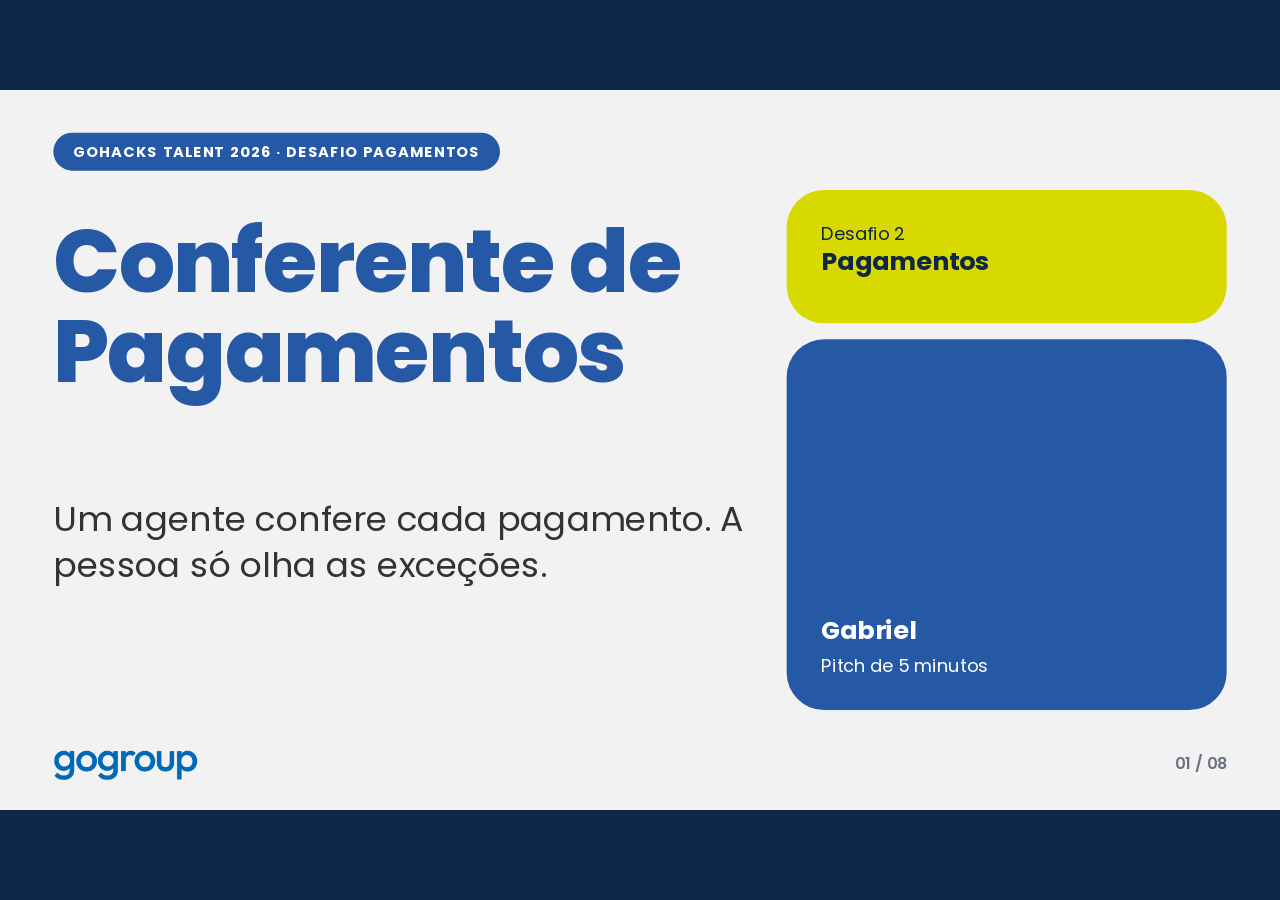
<file: pitch/pitch.html>
<!DOCTYPE html>
<html lang="pt-BR">
<head>
<meta charset="UTF-8">
<meta name="viewport" content="width=device-width, initial-scale=1.0">
<title>Conferente de Pagamentos · Pitch · Gogroup</title>
<style>
/* === FONTES: Poppins (tipografia do brandbook), embutida para funcionar offline === */
@font-face{font-family:'Poppins';font-weight:400;font-style:normal;font-display:swap;src:url([data-uri]) format('woff2')}@font-face{font-family:'Poppins';font-weight:600;font-style:normal;font-display:swap;src:url([data-uri]) format('woff2')}@font-face{font-family:'Poppins';font-weight:700;font-style:normal;font-display:swap;src:url([data-uri]) format('woff2')}@font-face{font-family:'Poppins';font-weight:800;font-style:normal;font-display:swap;src:url([data-uri]) format('woff2')}

/* === TEMA (kit de marca Gogroup) ===
   Azul #2659a5 protagonista; amarelo #d7d900, vermelho #e5273c e ciano #3dbfef como blocos de cor.
   Regras do brandbook: não usar branco sobre amarelo/ciano; não pôr laranja, vermelho e rosa lado a lado; não alterar o logo. */
:root{--az:#2659a5;--am:#d7d900;--vm:#e5273c;--ci:#3dbfef;--esc:#0f2747;--tx:#333;--mut:#6b7280;
  --stage-bg:#0f2747;--slide-bg:#f2f2f2;--font:'Poppins',system-ui,sans-serif;--ease:cubic-bezier(.16,1,.3,1)}
*{margin:0;padding:0;box-sizing:border-box}

/* === PALCO FIXO 16:9 (viewport-base.css da skill, na íntegra) === */
/* ===========================================
   FIXED 16:9 STAGE: MANDATORY BASE STYLES
   Include this ENTIRE file in every presentation.
   Slides are authored at 1920×1080 and scaled as a whole.
   =========================================== */

/* 1. Lock the browser viewport */
html,
body {
    width: 100%;
    height: 100%;
    margin: 0;
    overflow: hidden;
    background: var(--stage-bg, #000);
}

/* 2. Full-window deck viewport */
.deck-viewport {
    position: fixed;
    inset: 0;
    overflow: hidden;
    background: var(--stage-bg, #000);
}

/* 3. Fixed 16:9 design canvas.
   JavaScript sets transform: translate(...) scale(...). */
.deck-stage {
    position: absolute;
    left: 0;
    top: 0;
    width: 1920px;
    height: 1080px;
    overflow: hidden;
    transform-origin: 0 0;
    background: var(--slide-bg, #fff);
}

/* 4. Slides stack inside the fixed stage.
   Content must be laid out at 1920×1080, not reflowed per device. */
.slide {
    position: absolute;
    inset: 0;
    width: 1920px;
    height: 1080px;
    overflow: hidden;
    display: block;
    visibility: hidden;
    opacity: 0;
    pointer-events: none;
    background: var(--slide-bg, #fff);
}

.slide.active,
.slide.visible {
    visibility: visible;
    opacity: 1;
    pointer-events: auto;
    z-index: 1;
}

/* 5. Keep media inside authored slide bounds */
img,
video,
canvas,
svg {
    max-width: 100%;
    max-height: 100%;
}

/* 6. Presentation chrome stays outside the slide design system */
.deck-controls {
    position: fixed;
    left: 50%;
    bottom: 22px;
    transform: translateX(-50%);
    z-index: 1000;
}

/* 7. Print one fixed-size slide per page */
@media print {
    html,
    body {
        width: 1920px;
        height: auto;
        overflow: visible;
        background: #fff;
    }

    .deck-viewport {
        position: static;
        overflow: visible;
        background: #fff;
    }

    .deck-stage {
        position: static;
        width: auto;
        height: auto;
        transform: none !important;
        background: none;
    }

    .slide {
        position: relative;
        display: block !important;
        visibility: visible !important;
        opacity: 1 !important;
        pointer-events: auto !important;
        width: 1920px;
        height: 1080px;
        break-after: page;
        page-break-after: always;
    }

    .slide:last-child {
        break-after: auto;
        page-break-after: auto;
    }

    .deck-controls {
        display: none !important;
    }
}

/* 8. Reduced motion */
@media (prefers-reduced-motion: reduce) {
    *,
    *::before,
    *::after {
        animation-duration: 0.01ms !important;
        transition-duration: 0.2s !important;
    }
}


/* === SLIDES: tipografia e blocos, em medidas do palco 1920x1080 === */
.slide{font-family:var(--font);color:var(--tx)}
.pill{position:absolute;top:64px;left:80px;background:var(--az);color:#fff;font-weight:700;font-size:22px;letter-spacing:.09em;text-transform:uppercase;padding:12px 30px;border-radius:999px}
.pill.dir{left:auto;right:80px}
h1,h2{font-weight:800;color:var(--az);letter-spacing:-.015em}
h1{position:absolute;line-height:1.02}
h2.t{position:absolute;left:80px;top:160px;font-size:84px;line-height:1.05;width:1760px}
.corpo{position:absolute;color:var(--tx)}
.nota{position:absolute;left:80px;right:80px;bottom:112px;font-size:21px;color:var(--mut)}
.area{position:absolute;left:80px;right:80px;display:grid;gap:24px}
.col{display:flex;flex-direction:column;gap:24px}
.bloco{border-radius:56px;padding:48px 52px;position:relative}
.bloco.az,.az{background:var(--az)}.bloco.am,.am{background:var(--am)}.bloco.vm,.vm{background:var(--vm)}.bloco.ci,.ci{background:var(--ci)}.bloco.br2{background:#fff;border:2px solid #e3e5ea;color:var(--tx)}
.bloco[style*="left:"]{position:absolute}
.br{color:#fff}.esc{color:var(--esc)}
.gr{display:block;font-weight:800;font-size:150px;line-height:1;margin-bottom:10px;color:#fff}
.gr.esc{color:var(--esc)}.gr2{font-weight:800;font-size:76px;line-height:1;white-space:nowrap}.gr3{display:block;font-weight:800;font-size:64px;line-height:1.05;margin-bottom:6px}
.med{font-size:38px;line-height:1.2}.peq{font-size:27px;line-height:1.35}.b{font-weight:700}
.tag{display:inline-block;font-weight:700;font-size:21px;letter-spacing:.08em;text-transform:uppercase;padding:9px 22px;border-radius:999px}
.am2{background:var(--am);color:var(--esc)}.az2{background:var(--az);color:#fff}.br2{background:#fff;color:var(--vm)}
.lista{display:flex;flex-direction:column;gap:10px}
.lista div{display:grid;grid-template-columns:56px 1fr;grid-template-rows:auto auto;column-gap:20px;background:#fff;border-radius:30px;padding:9px 26px;align-items:center}
.lista i{grid-row:1/3;width:48px;height:48px;border-radius:50%;background:var(--ci);color:var(--esc);font-style:normal;font-weight:800;font-size:28px;display:flex;align-items:center;justify-content:center}
.lista b{font-size:29px;color:var(--esc);line-height:1.2}.lista span{font-size:23px;color:var(--mut);line-height:1.25}
ul.br{list-style:none;margin-top:18px}ul.br li{font-size:36px;font-weight:700;padding:11px 0;border-top:2px solid rgba(255,255,255,.28)}ul.br li:first-child{border-top:0}
ul.br.compacta{margin-top:10px}ul.br.compacta li{font-size:30px;padding:8px 0}
.duo{display:flex;flex-direction:column;gap:14px}.duo .bloco{padding:30px 34px;border-radius:44px}.duo .bloco:first-child{flex:1.35}.duo .bloco:last-child{flex:1}
.foto{position:absolute;border-radius:28px;box-shadow:0 18px 48px rgba(15,39,71,.22);border:2px solid #e3e5ea;background:#fff}
.logo-rodape{position:absolute;left:80px;bottom:44px;height:46px}
.cont{position:absolute;right:80px;bottom:52px;font-size:24px;font-weight:600;color:var(--mut)}
.notes{display:none}

/* === ANIMAÇÃO: entrada sutil e rápida (feeling profissional) === */
.reveal,.r{opacity:0;transform:translateY(26px);transition:opacity .55s var(--ease),transform .55s var(--ease)}
.slide.visible .r{opacity:1;transform:none}
.slide.visible .r:nth-child(2){transition-delay:.08s}.slide.visible .r:nth-child(3){transition-delay:.16s}.slide.visible .r:nth-child(4){transition-delay:.24s}

/* === CONTROLES FORA DO PALCO (não aparecem na tela do slide) === */
#painel{position:fixed;left:16px;right:16px;bottom:16px;z-index:2000;background:rgba(15,39,71,.96);color:#fff;font:400 18px/1.5 var(--font);padding:16px 22px;border-radius:20px;display:none;max-height:38vh;overflow:auto}
#painel.on{display:block}#painel b{color:var(--am)}
#relogio{position:fixed;top:12px;right:16px;z-index:2000;background:rgba(15,39,71,.92);color:#fff;font:700 20px var(--font);padding:8px 16px;border-radius:999px;display:none}#relogio.on{display:block}#relogio.atraso{background:var(--vm)}
#ajuda{position:fixed;left:16px;top:12px;z-index:2000;color:rgba(255,255,255,.55);font:400 14px var(--font);animation:some 0.01s 5s forwards}
@keyframes some{to{opacity:0;visibility:hidden}}
body.editando [contenteditable]{outline:2px dashed var(--am);outline-offset:4px}
@media print{#painel,#relogio,#ajuda{display:none!important}}
</style>
</head>
<body>
<div id="ajuda">← → navegar · N notas · T cronômetro · E editar · F tela cheia</div>
<div id="relogio"></div>
<div id="painel"></div>
<div class="deck-viewport">
  <main class="deck-stage" id="deckStage">
<section class="slide active visible" data-alvo="0:00" data-rotulo="Abertura"  aria-label="Abertura">
  <div class="pill">GoHacks Talent 2026 · Desafio Pagamentos</div>
  <div class="bloco am" style="left:1180px;top:150px;width:660px;height:200px"><p class="peq esc">Desafio 2</p><p class="med esc b">Pagamentos</p></div>
  <div class="bloco az" style="left:1180px;top:374px;width:660px;height:556px"><p class="med br b" style="position:absolute;left:52px;bottom:96px">Gabriel</p><p class="peq br" style="position:absolute;left:52px;bottom:48px">Pitch de 5 minutos</p></div>
  <h1 class="r" style="left:80px;top:190px;width:1040px;font-size:132px">Conferente de Pagamentos</h1>
  <p class="r corpo" style="left:80px;top:610px;width:1040px;font-size:52px;line-height:1.3">Um agente confere cada pagamento. A pessoa só olha as exceções.</p>
  <img class="logo-rodape" src="[data-uri]" alt="Gogroup"><span class="cont">01 / 08</span>
  <aside class="notes">0:00 a 0:15. Diga o elevator pitch em UMA respiração, sem ler o slide: Para o time de contas a pagar, que assina o lote das 10h sem conferir título por título, e já pagou R$ 404 mil em dobro na base, construí o Conferente de Pagamentos, um agente que confere cada pagamento antes de o dinheiro sair, resolve sozinho o que é simples e chama uma pessoa, com o dossiê pronto, quando passa de R$ 5 mil ou precisa de contato com o fornecedor. Com ele, o tesoureiro só olha as exceções.</aside></section>
<section class="slide" data-alvo="0:15" data-rotulo="A dor"  aria-label="A dor">
  <div class="pill">0:15 · A dor</div><div class="pill dir">GoHacks Talent 2026</div>
  <h2 class="t r">O lote das 10h sai sem ninguém conferir.</h2>
  <div class="area" style="top:400px;bottom:150px;grid-template-columns:1fr 1.3fr 1fr">
    <div class="bloco az r"><b class="gr">192</b><p class="med br b">títulos num lote só</p><p class="peq br">R$ 2,24 mi · Meridiano · 03/11, 10h</p></div>
    <div class="bloco vm r"><b class="gr" style="font-size:112px;white-space:nowrap">R$ 404 mil</b><p class="med br b">já pagos em dobro na base</p><p class="peq br">53 casos</p></div>
    <div class="bloco am r"><b class="gr esc">1</b><p class="med esc b">assinatura</p><p class="peq esc">sem conferir título por título</p></div></div>
  <p class="nota">Dados sintéticos do GoHacks Talent 2026. Pagamento a mais = títulos pagos além do primeiro com mesma NF e parcela (valor até 1% de diferença).</p>
  <img class="logo-rodape" src="[data-uri]" alt="Gogroup"><span class="cont">02 / 08</span>
  <aside class="notes">0:15 a 0:50. Dê rosto à dor: o tesoureiro assina o lote das 10h. Só o lote de 3 de novembro tem 192 títulos e R$ 2,24 mi. O erro nasce no cadastro manual e o dinheiro não volta: na base há 53 pagamentos feitos em dobro, R$ 404 mil, e em 48 deles o débito aparece no extrato do banco (R$ 373 mil). Os outros 5 são de outro banco ou sem débito achado: não afirme que saiu.</aside></section>
<section class="slide" data-alvo="0:50" data-rotulo="Visão 360"  aria-label="Visão 360">
  <div class="pill">0:50 · Visão 360</div><div class="pill dir">GoHacks Talent 2026</div>
  <h2 class="t r" style="font-size:76px">A área inteira. A frente que provamos.</h2>
  <div class="area" style="top:330px;bottom:150px;grid-template-columns:1.25fr .85fr;gap:36px">
    <div class="lista r">
      <div><i>✓</i><b>Volume que ninguém revisa</b></div>
      <div><i>✓</i><b>Cadastro manual repetido</b></div>
      <div><i>✓</i><b>Erro que nasce na digitação</b></div>
      <div><i>✓</i><b>Informação espalhada</b></div>
      <div><i>✓</i><b>Pegar antes de o dinheiro sair</b></div>
      <div><i>✓</i><b>O que segue sozinho × aprovação</b></div></div>
    <div class="col">
      <div class="bloco az r" style="flex:1;padding:32px 44px"><p class="peq br b" style="letter-spacing:.08em;text-transform:uppercase;font-size:23px">A frente que provamos</p><ul class="br compacta"><li>Duplicidade</li><li>Valor com zero a menos</li><li>Golpe de troca de conta</li><li>Nota de outro emitente</li></ul></div>
      <div class="bloco br2 r" style="padding:22px 40px"><p class="peq b" style="color:var(--az);letter-spacing:.08em;text-transform:uppercase;font-size:21px">Ficou de fora, de propósito</p><p class="peq" style="margin-top:6px;font-size:26px">extrato · fora do lote · alçada</p></div></div></div>
  <img class="logo-rodape" src="[data-uri]" alt="Gogroup"><span class="cont">03 / 08</span>
  <aside class="notes">0:50 a 1:20. O desafio tem seis dores. Toquei nas seis, e provei quatro tipos de erro: duplicidade, valor com zero a menos, golpe de troca de conta e nota de outro emitente. Fale do que ficou de fora com naturalidade: extrato no agente, pagamento fora do lote e fracionamento de alçada. Honestidade vale mais que parecer completo.</aside></section>
<section class="slide" data-alvo="1:20" data-rotulo="O agente"  aria-label="O agente">
  <div class="pill">1:20 · O agente</div><div class="pill dir">GoHacks Talent 2026</div>
  <h2 class="t r">Três papéis. Cada um com um dono.</h2>
  <div class="area" style="top:360px;bottom:300px;grid-template-columns:repeat(3,1fr)">
    <div class="bloco az r"><p class="tag am2">Código decide a regra</p><p class="med br b" style="margin-top:22px">5 checagens por título</p><p class="peq br" style="margin-top:12px">duplicidade, 3 vias, boleto, troca de conta e limite</p></div>
    <div class="bloco ci r"><p class="tag az2">A IA investiga e escreve</p><p class="med esc b" style="margin-top:22px">11 ferramentas</p><p class="peq esc" style="margin-top:12px">consulta, corrige, cancela e monta o dossiê</p></div>
    <div class="bloco am r"><p class="tag az2">A pessoa contata e decide</p><p class="med esc b" style="margin-top:22px">O agente não aprova nem contata</p><p class="peq esc" style="margin-top:12px">investiga tudo; age até R$ 5 mil, o resto vai para uma pessoa</p></div></div>
  <div class="bloco az r" style="left:80px;right:80px;bottom:150px;height:130px;padding:0 52px;display:flex;align-items:center"><p class="med br b" style="font-size:42px">As travas que protegem dinheiro são calculadas em código, não em prompt.</p></div>
  <img class="logo-rodape" src="[data-uri]" alt="Gogroup"><span class="cont">04 / 08</span>
  <aside class="notes">1:20 a 2:10. O que ele faz sozinho: o código aplica a regra, a IA investiga e escreve, a pessoa contata o fornecedor e decide. Fale do que a IA faz no fluxo, não de como foi treinada. Frase-chave: as travas que protegem dinheiro são calculadas em código, não em prompt. Uma justificativa bem escrita pelo modelo não vale nada para o sistema.</aside></section>
<section class="slide" data-alvo="2:10" data-rotulo="Demo"  aria-label="Demo">
  <div class="pill">2:10 · Demo ao vivo</div><div class="pill dir">GoHacks Talent 2026</div>
  <h2 class="t r" style="font-size:120px">Agora, ao vivo.</h2>
  <p class="r corpo" style="left:80px;top:340px;width:1760px;font-size:44px">Dia 13/11 · o lote das 10h, como o tesoureiro vê.</p>
  <div class="area" style="top:470px;height:420px;grid-template-columns:repeat(5,1fr);gap:22px">
    <div class="bloco az r"><b class="gr">1</b><p class="med br b">Abrir o dia</p><p class="peq br">o que o agente já fez</p></div>
    <div class="bloco ci r"><b class="gr esc">2</b><p class="med esc b">Ler o dossiê</p><p class="peq esc">provas e telefone do cadastro</p></div>
    <div class="bloco az r"><b class="gr">3</b><p class="med br b">Marcar como lido</p><p class="peq br">libera o envio</p></div>
    <div class="bloco am r"><b class="gr esc">4</b><p class="med esc b">Enviar<br>e-mails</p><p class="peq esc">simulado</p></div>
    <div class="bloco ci r"><b class="gr esc">5</b><p class="med esc b">Devolver ao lote</p><p class="peq esc">se o fornecedor confirmar</p></div></div>
  <img class="logo-rodape" src="[data-uri]" alt="Gogroup"><span class="cont">05 / 08</span>
  <aside class="notes">2:10 a 3:30 (80 s). ANTES: abra a página com #reiniciar no fim do endereço (conferente/saida/index.html#reiniciar) para zerar o dia 13/11 e deixe a aba pronta. Mostre este slide por 5 segundos e troque para a página. ROTEIRO (um passo por beat, sem pressa): 1) a página abre no dia 13/11 ("Hoje"): mostre o que o agente já fez sozinho e o que sobrou para a pessoa. 2) Passo "Entrar em contato com …": abra o dossiê (Embalarte): telefone DO CADASTRO, perguntas para o contato, "se confirmar / se negar". Diga: "o agente não liga e não aprova: ele monta tudo para a pessoa". 3) Marque "Marcado como lido": a barra avança e o botão de envio é liberado. 4) Clique em "Enviar e-mails", mostre a revisão (dossiê completo) e confirme: "é simulado; em produção iria por SMTP ou Outlook". 5) Volte ao dossiê, no bloco "Se o fornecedor confirmar que está tudo certo" (os botões só são liberados depois de enviar os e-mails de contato, o passo 4): clique "Devolver ao lote" num título de R$ 6 mil ou mais (a Renata, que fez o contato, tem alçada de R$ 50 mil e autoriza). Abre a mesma revisão de e-mail: mostre o registro, marque a caixa e envie. O título volta, os totais do topo mudam e o chip diz "autorizado por Renata Paiva". Diga: "é simulado; acima da alçada de quem fez o contato, o botão vira pedido ao aprovador, que decide no ERP, e o título só volta se ele aprovar; depois do fechamento o ERP recusa". Se sobrar tempo, mostre o registro na aba Caixa de saída. Feche com o tempo: "antes ~10 min (Premissa de 10 min a validar com o time de contas a pagar), agora menos de 1 minuto (medido no agente: 37 s e 58 s)". Caso extra, se sobrar tempo: dia 03/11 (index.html#dia-2026-11-03), TP429865 (Duraplast), duplicata cancelada sozinha.</aside></section>
<section class="slide" data-alvo="3:30" data-rotulo="Como fez"  aria-label="Como fez">
  <div class="pill">3:30 · Como fez</div><div class="pill dir">GoHacks Talent 2026</div>
  <h2 class="t r" style="font-size:78px">Onde a IA errou. E como eu corrigi.</h2>
  <div class="area" style="top:330px;bottom:280px;grid-template-columns:repeat(3,1fr);gap:28px">
    <div class="duo r"><div class="bloco vm"><p class="tag br2">Errou</p><p class="peq br b" style="margin-top:14px;font-size:31px">Cancelou um título legítimo</p></div><div class="bloco ci"><p class="tag az2">Correção</p><p class="peq esc" style="margin-top:14px">Só cancela com gêmeo mais antigo.</p></div></div>
    <div class="duo r"><div class="bloco vm"><p class="tag br2">Errou</p><p class="peq br b" style="margin-top:14px;font-size:31px">Criou uma duplicidade ao “corrigir” um valor</p></div><div class="bloco ci"><p class="tag az2">Correção</p><p class="peq esc" style="margin-top:14px">Correção que duplica é negada.</p></div></div>
    <div class="duo r"><div class="bloco vm"><p class="tag br2">Errou</p><p class="peq br b" style="margin-top:14px;font-size:31px">Deixou R$ 121 mil pendente dentro do lote</p></div><div class="bloco ci"><p class="tag az2">Correção</p><p class="peq esc" style="margin-top:14px">Pedir aprovação tira do lote.</p></div></div></div>
  <div class="bloco am r" style="left:80px;right:80px;bottom:150px;height:100px;padding:0 44px;display:flex;align-items:center"><p class="peq esc b" style="font-size:30px;white-space:nowrap">Como sei que acertou: 91 testes, mutação e verificador independente.</p></div>
  <img class="logo-rodape" src="[data-uri]" alt="Gogroup"><span class="cont">06 / 08</span>
  <aside class="notes">3:30 a 4:00. Três erros reais, todos registrados no VERIFICACAO.md. O mesmo agente deu respostas diferentes em rodadas diferentes: por isso a justificativa dele não conta e a trava é do código. "Como sei que acertou?": 91 testes automáticos, mutação (quebro a regra de propósito e o teste tem que falhar) e um verificador que não usa o código do ERP. Ele também errou uma vez e eu corrigi: diga isso, mostra honestidade.</aside></section>
<section class="slide" data-alvo="4:00" data-rotulo="Impacto"  aria-label="Impacto">
  <div class="pill">4:00 · Impacto</div><div class="pill dir">GoHacks Talent 2026</div>
  <h2 class="t r">O número que fica.</h2>
  <div class="area" style="top:310px;bottom:270px;grid-template-columns:1.25fr 1fr;grid-template-rows:1fr 1fr;gap:24px">
    <div class="bloco az r" style="grid-row:1/3"><b class="gr" style="font-size:136px;white-space:nowrap">R$ 105 mil</b><p class="med br b">de duplicidade tirados do lote em 9 dias</p><p class="peq br" style="margin-top:8px">R$ 17 mil cancelados sozinho · R$ 88 mil retidos para um aprovador</p></div>
    <div class="bloco ci r" style="padding:30px 40px"><b class="gr3 esc" style="font-size:56px">R$ 404 mil</b><p class="peq esc b" style="font-size:26px">já saíram em dobro nesta base</p><p class="peq esc" style="font-size:22px">53 casos · R$ 373 mil confirmados no extrato</p></div>
    <div class="bloco am r" style="padding:30px 40px"><b class="gr3 esc" style="font-size:56px">R$ 252 mil</b><p class="peq esc b" style="font-size:26px">retidos por sinal de risco</p><p class="peq esc" style="font-size:22px">esperando contato com o fornecedor</p></div></div>
  <div class="bloco br2 r" style="left:80px;right:80px;bottom:150px;height:104px;padding:0 44px;display:flex;align-items:center"><p class="peq" style="font-size:30px"><b style="color:var(--az)">Replica em AZ, Gobeaute e Jump:</b> só os parâmetros mudam.</p></div>
  <img class="logo-rodape" src="[data-uri]" alt="Gogroup"><span class="cont">07 / 08</span>
  <aside class="notes">4:00 a 5:00. O número que fica: em 9 dias de lotes (876 títulos, R$ 10,21 mi), o agente tirou do lote R$ 105 mil em títulos duplicados: R$ 17 mil cancelou sozinho e R$ 88 mil ficaram retidos para um aprovador decidir antes de o dinheiro sair. Atenção: retido não é evitado, os R$ 88 mil só são evitados se o aprovador confirmar. O contexto: na base há R$ 404 mil pagos em dobro (53 casos, R$ 373 mil com débito no extrato do Meridiano), pagos entre 03/08 e 30/10, antes dos lotes que o agente processou. Diga a premissa em voz alta: "duplicidade é todo título pago depois do primeiro com a mesma NF e parcela, valor até 1% de diferença". Cuidado: eu NÃO afirmo que o agente "teria evitado" os R$ 404 mil. Os R$ 252 mil retidos por sinal de risco (como troca de conta) ainda não sabemos se são golpe, e não se somam aos R$ 105 mil (podem se sobrepor). O tempo de 10 min por título é ESTIMATIVA a validar com o time (medido no agente: 37 s e 58 s). Replicabilidade: a política vive em um arquivo de parâmetros; AZ, Gobeaute e Jump trocam os números, o resto é igual.</aside></section>
<section class="slide" data-alvo="5:00" data-rotulo="Fechamento"  aria-label="Fechamento">
  <div class="pill">Obrigado</div>
  <div class="bloco am" style="left:1180px;top:150px;width:660px;height:200px"></div>
  <div class="bloco az" style="left:1180px;top:374px;width:660px;height:556px"><p class="br b" style="position:absolute;left:52px;right:52px;top:48px;font-size:44px;line-height:1.3">Gabriel<br><span style="font-weight:400">Conferente de Pagamentos</span></p></div>
  <h1 class="r" style="left:80px;top:230px;width:1040px;font-size:112px">O lote das 10h deixa de sair às cegas.</h1>
  <p class="r corpo" style="left:80px;top:690px;width:1040px;font-size:40px;line-height:1.35">Um agente confere cada pagamento. A pessoa só olha as exceções.</p>
  <img class="logo-rodape" src="[data-uri]" alt="Gogroup"><span class="cont">08 / 08</span>
  <aside class="notes">Fim dos 5 minutos. Deixe este slide aberto para as perguntas. Perguntas duras que a banca pode fazer: "por que isso e não uma regra simples?", "como sabe que a IA acertou?", "e se escalar?", "qual o ganho em reais?". Respostas nos números do slide 7 e nas travas do slide 4.</aside></section>
  </main>
</div>
<script>
/* === CONTROLADOR: escala do palco, navegação, notas, cronômetro e edição === */
class Deck {
  constructor() {
    this.slides = [...document.querySelectorAll('.slide')];
    this.stage = document.getElementById('deckStage');
    this.i = 0; this.t0 = null; this.editando = false;
    this.escala(); addEventListener('resize', () => this.escala());
    this.teclado(); this.toque();
    const n = parseInt(location.hash.slice(1), 10); this.ir(Number.isFinite(n) ? n - 1 : 0);
    setInterval(() => this.relogio(), 500);
  }
  escala() { const f = Math.min(innerWidth / 1920, innerHeight / 1080); this.stage.style.transform = 'translate(' + ((innerWidth - 1920 * f) / 2) + 'px,' + ((innerHeight - 1080 * f) / 2) + 'px) scale(' + f + ')'; }
  ir(n) {
    this.i = Math.max(0, Math.min(n, this.slides.length - 1));
    this.slides.forEach((s, k) => { s.classList.toggle('active', k === this.i); s.classList.toggle('visible', k === this.i); });
    history.replaceState(null, '', '#' + (this.i + 1)); this.notas();
  }
  notas() { const p = document.getElementById('painel'), s = this.slides[this.i]; p.innerHTML = '<b>' + (this.i + 1) + '. ' + s.dataset.rotulo + (s.dataset.alvo ? ' · alvo ' + s.dataset.alvo : '') + '</b><br>' + s.querySelector('.notes').innerHTML; }
  relogio() {
    const r = document.getElementById('relogio'); if (!this.t0) { r.textContent = 'cronômetro: aperte T'; return; }
    const seg = Math.floor((Date.now() - this.t0) / 1000), m = Math.floor(seg / 60), s = seg % 60, alvo = this.slides[this.i].dataset.alvo;
    const [am, as] = (alvo || '0:00').split(':').map(Number); r.classList.toggle('atraso', !!alvo && seg > am * 60 + as + 25);
    r.textContent = m + ':' + String(s).padStart(2, '0') + (alvo ? '  ·  este slide: ' + alvo : '');
  }
  teclado() {
    addEventListener('keydown', (e) => {
      if (this.editando && !(e.ctrlKey && e.key.toLowerCase() === 's') && e.key.toLowerCase() !== 'e' || e.target.isContentEditable) { if (e.key !== 'Escape') return; }
      const k = e.key.toLowerCase();
      if (['arrowright', 'arrowdown', 'pagedown', ' ', 'enter'].includes(k)) { e.preventDefault(); this.ir(this.i + 1); }
      else if (['arrowleft', 'arrowup', 'pageup', 'backspace'].includes(k)) { e.preventDefault(); this.ir(this.i - 1); }
      else if (k === 'home') this.ir(0); else if (k === 'end') this.ir(this.slides.length - 1);
      else if (k === 'n') document.getElementById('painel').classList.toggle('on');
      else if (k === 't') { const r = document.getElementById('relogio'); r.classList.toggle('on'); if (r.classList.contains('on')) this.t0 = this.t0 || Date.now(); else this.t0 = null; }
      else if (k === 'f') { document.fullscreenElement ? document.exitFullscreen() : document.documentElement.requestFullscreen(); }
      else if (k === 'e') this.editar();
      else if (e.ctrlKey && k === 's') { e.preventDefault(); this.salvar(); }
    });
  }
  toque() { let x0 = null; addEventListener('touchstart', (e) => { x0 = e.touches[0].clientX; }, { passive: true }); addEventListener('touchend', (e) => { if (x0 == null) return; const dx = e.changedTouches[0].clientX - x0; if (Math.abs(dx) > 50) this.ir(this.i + (dx < 0 ? 1 : -1)); x0 = null; }); }
  editar() { this.editando = !this.editando; document.body.classList.toggle('editando', this.editando); this.stage.querySelectorAll('h1,h2,p,li,b,span').forEach((el) => { if (this.editando) el.setAttribute('contenteditable', 'true'); else el.removeAttribute('contenteditable'); }); }
  salvar() { const c = document.documentElement.cloneNode(true); c.querySelectorAll('[contenteditable]').forEach((el) => el.removeAttribute('contenteditable')); c.querySelector('body').classList.remove('editando');
    const a = document.createElement('a'); a.href = URL.createObjectURL(new Blob(['<!DOCTYPE html>\n' + c.outerHTML], { type: 'text/html' })); a.download = 'pitch-editado.html'; a.click(); }
}
new Deck();
</script>
</body>
</html>
</file>
